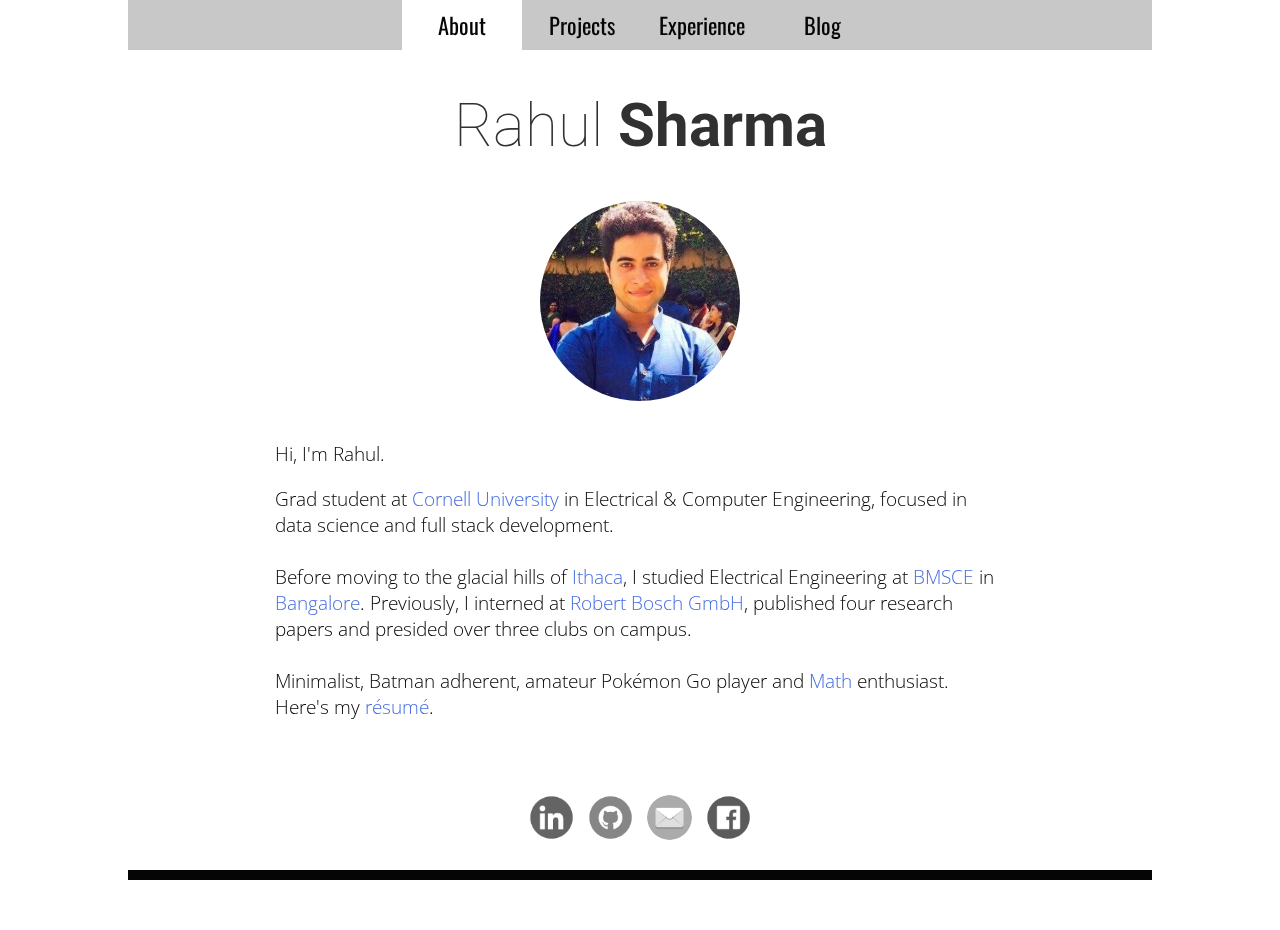
<file: index.html>
<!DOCTYPE html>
<!--[if lte IE 6]><html class="preIE7 preIE8 preIE9"><![endif]-->
<!--[if IE 7]><html class="preIE8 preIE9"><![endif]-->
<!--[if IE 8]><html class="preIE9"><![endif]-->
<!--[if gte IE 9]><!--><html><!--<![endif]-->
  <head>
	  <title>Rahul Sharma</title>
    <meta charset="UTF-8">
    <meta http-equiv="X-UA-Compatible" content="IE=edge,chrome=1">
    <meta name="viewport" content="width=device-width,initial-scale=1">
	 <link rel="canonical" href="https://rahulxsharma.com">
	  <meta name="author" content="Rahul Sharma">
	  <meta name="keywords" content="Rahul Sharma, Cornell, ECE, Full stack development, data science">
	    <meta property="og:url" content="http://rahulxsharma.com" />
<meta property="og:site_name" content="rahulxsharma.com"/>
<meta property="og:title" content="Hi! I'm Rahul | Cornell ECE '17"/>
<meta property="og:description" content="Data Science and Full Stack Dev"/>
<meta property="og:image" content="http://rahulxsharma.com/img/author.jpg"/>
    <link rel="shortcut icon" type="image/png" href="img/icon.png"/>
    <link rel="stylesheet" href="css/main.css" type="text/css">
    <link href="https://fonts.googleapis.com/css?family=Lato|Open+Sans:300,600,700|Roboto:100,300,700|Pacifico|Oswald|Raleway:200,300" rel="stylesheet">
  </head>
  <body>
    <div id="primary-out">
    <div class="nav">
      <ul>
        <li class="AboutSelected"><a href="/">About</a></li>
        <li><a href="projects">Projects</a></li>
        <li><a href="exp">Experience</a></li>
        <li><a href="https://github.com/rxhl/Blog" target="_blank">Blog</a></li>
      </ul>
    </div>
    <div id="title"><h1><span id="fname">Rahul</span> Sharma</h1></div> 
    <div>
		<img class="img-circle" src="img/author.jpg" alt="Photo" height="200" width="200">
	</div>
    <div id="primary-in">
    <div id="intro">
        <p>Hi, I'm Rahul.</p> 
		<p>Grad student at <span class="linker"><a href="https://www.engineering.cornell.edu/" target="_blank">Cornell University</a></span> in Electrical &amp; Computer Engineering, focused in data science and full stack development.<br><br>
			
			Before moving to the glacial hills of <span class="linker"><a href="http://www.visitithaca.com/the-ithaca-experience.html" target="_blank">Ithaca</a></span>, I studied Electrical Engineering at <span class="linker"><a href="https://en.wikipedia.org/wiki/B.M.S._College_of_Engineering" target="_blank">BMSCE</a></span> in <span class="linker"><a href="https://en.wikipedia.org/wiki/Silicon_Valley_of_India" target="_blank">Bangalore</a></span>. Previously, I interned at <span class="linker"><a href="http://www.bosch.us/content/language1/html/9637.htm" target="_blank">Robert Bosch GmbH</a></span>, published four research papers and presided over three clubs on campus.	
			
			<br><br>Minimalist, Batman adherent, amateur Pokémon Go player and <span class="linker"><a href="https://www.math.wisc.edu/~boston/869.pdf" target="_blank">Math</a></span> enthusiast. Here's my <span class="linker"><a href="pdf/Rahul_Sharma_Resume.pdf" target="_blank">résumé</a></span>.</p></div>
    
	<div class="social">
	<div class="li">
	 	<figure class="linepics"><a href="https://linkedin.com/in/rs2376" target="_blank"><img class="pic" src="img/li.png" alt="LinkedIn"></a>
		</figure></div>
	<div class="git">
		<figure class="linepics"><a href="https://github.com/rxhl" target="_blank"><img class="pic" src="img/git.png" alt="Github"></a>
		</figure></div>
	<div class="mail">
		<figure class="linepics"><a href="mailto:rs2376@cornell.edu" target="_blank"><img class="pic" src="img/letr.png" alt="Mail"></a>
		</figure></div>
	<div class="fb">
		<figure class="linepics"><a href="https://www.facebook.com/xrx19" target="_blank"><img class="pic" src="img/fb.png" alt="FB"></a>
		</figure>		
	</div>	
	</div>
		
	</div>   
    </div>
  </body>
<script>
  (function(i,s,o,g,r,a,m){i['GoogleAnalyticsObject']=r;i[r]=i[r]||function(){
  (i[r].q=i[r].q||[]).push(arguments)},i[r].l=1*new Date();a=s.createElement(o),
  m=s.getElementsByTagName(o)[0];a.async=1;a.src=g;m.parentNode.insertBefore(a,m)
  })(window,document,'script','https://www.google-analytics.com/analytics.js','ga');

  ga('create', 'UA-89046448-1', 'auto');
  ga('send', 'pageview');

</script>
</html>
</file>
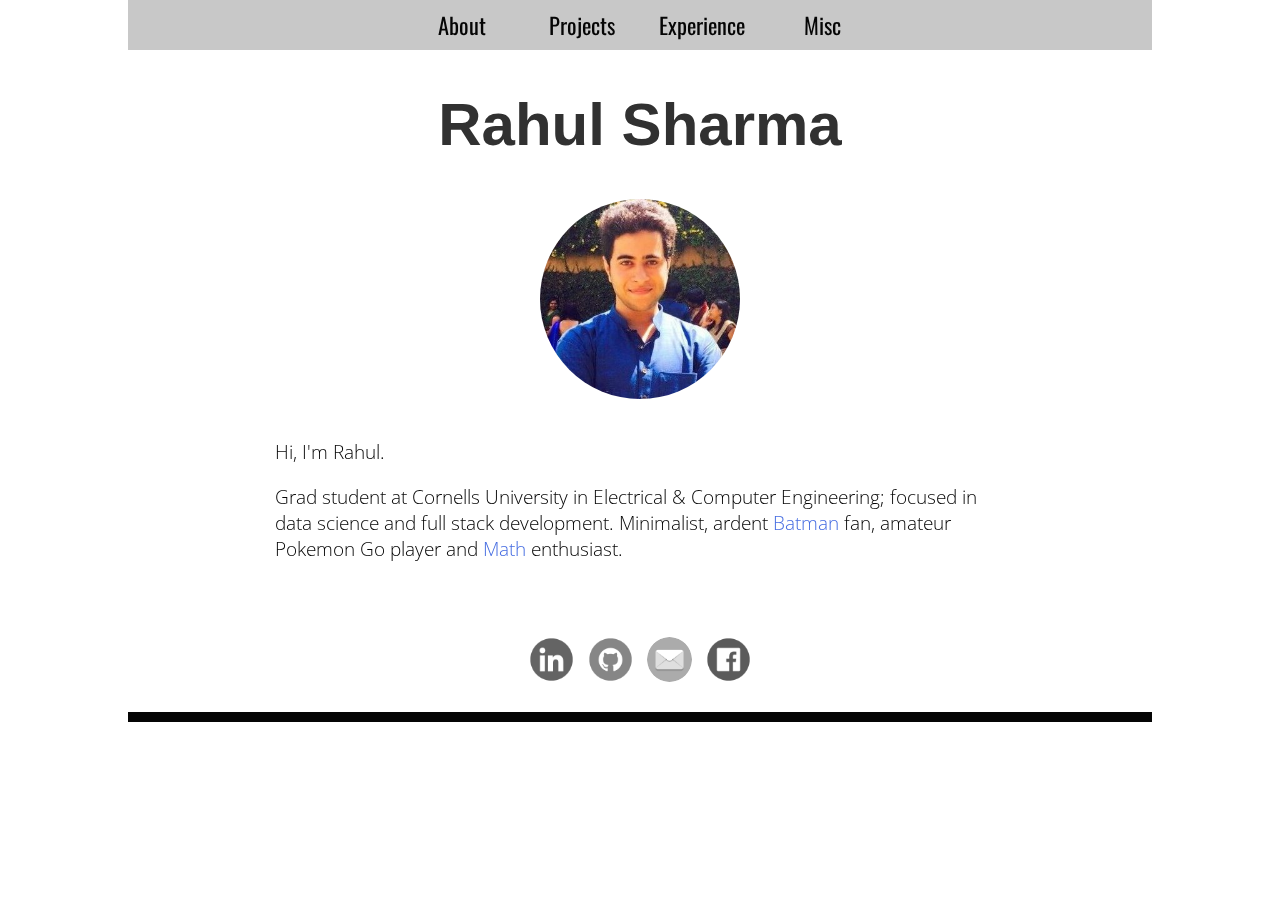
<file: about.html>
<!DOCTYPE html>
<!--[if lte IE 6]><html class="preIE7 preIE8 preIE9"><![endif]-->
<!--[if IE 7]><html class="preIE8 preIE9"><![endif]-->
<!--[if IE 8]><html class="preIE9"><![endif]-->
<!--[if gte IE 9]><!--><html><!--<![endif]-->
  <head>
    <meta charset="UTF-8">
    <meta http-equiv="X-UA-Compatible" content="IE=edge,chrome=1">
    <meta name="viewport" content="width=device-width,initial-scale=1">
    <title>Rahul Sharma</title>
    <link rel="shortcut icon" type="image/png" href="img/icon.png"/>
    <link rel="stylesheet" href="css/main.css" type="text/css">
    <link href="https://fonts.googleapis.com/css?family=Lato|Open+Sans:300|Playfair+Display|Cinzel:700|Fjalla+One|Lobster|Pacifico|Oswald" rel="stylesheet">
  </head>
  <body>
    <div id="primary-out">
    <div class="nav">
      <ul>
        <li class="About"><a href="about">About</a></li>
        <li class="Projects"><a href="#">Projects</a></li>
        <li class="Experience"><a href="#">Experience</a></li>
        <li class="MISC"><a href="#">Misc</a></li>
      </ul>
    </div>
    <div id="title"><h1>Rahul Sharma</h1></div> 
    <div>
		<img class="img-circle" src="img/Headshot.jpg" alt="Photo" height="200" width="200">
	</div>
    <div id="primary-in">
    <div id="intro">
        <p>Hi, I'm Rahul.</p> 
		<p>Grad student at Cornells University in Electrical &amp; Computer Engineering; focused in data science and full stack development. Minimalist, ardent <span class="linker"><a href="https://en.wikipedia.org/wiki/Batman:_The_Animated_Series" target="_blank">Batman</a></span> fan, amateur Pokemon Go player and <span class="linker"><a href="https://www.math.wisc.edu/~boston/869.pdf" target="_blank">Math</a></span> enthusiast.</p></div>
    
	<div class="social">
	<div class="li">
	 	<figure class="linepics"><a href="https://linkedin.com/in/rs2376" target="_blank"><img class="pic" src="img/li.png" alt="LinkedIn"></a>
		</figure></div>
	<div class="git">
		<figure class="linepics"><a href="https://github.com/rxhl" target="_blank"><img class="pic" src="img/git.png" alt="Github"></a>
		</figure></div>
	<div class="mail">
		<figure class="linepics"><a href="mailto:rs2376@cornell.edu" target="_blank"><img class="pic" src="img/mail2.png" alt="Mail"></a>
		</figure></div>
	<div class="fb">
		<figure class="linepics"><a href="https://www.facebook.com/xrx19" target="_blank"><img class="pic" src="img/fb.png" alt="FB"></a>
		</figure>		
	</div>	
	</div>
		
	</div>   
    </div>    
  </body>
</html>
</file>
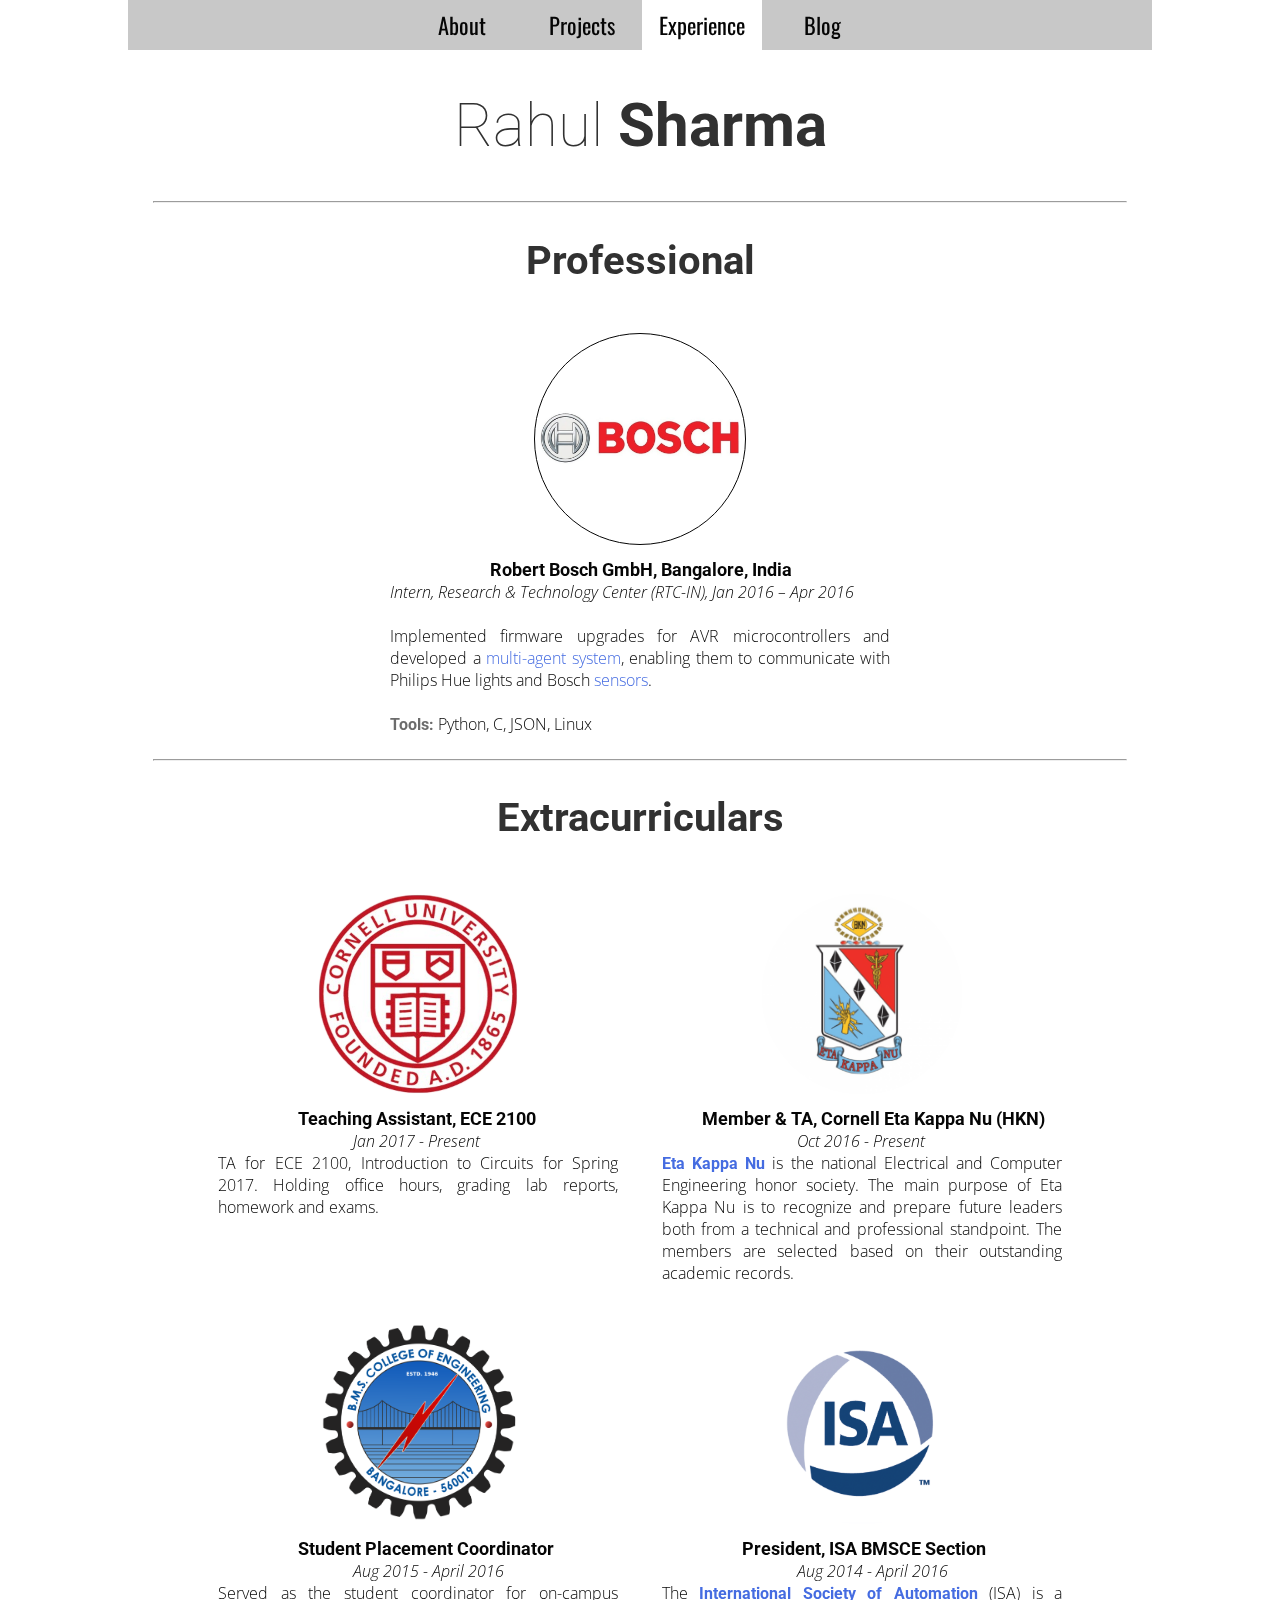
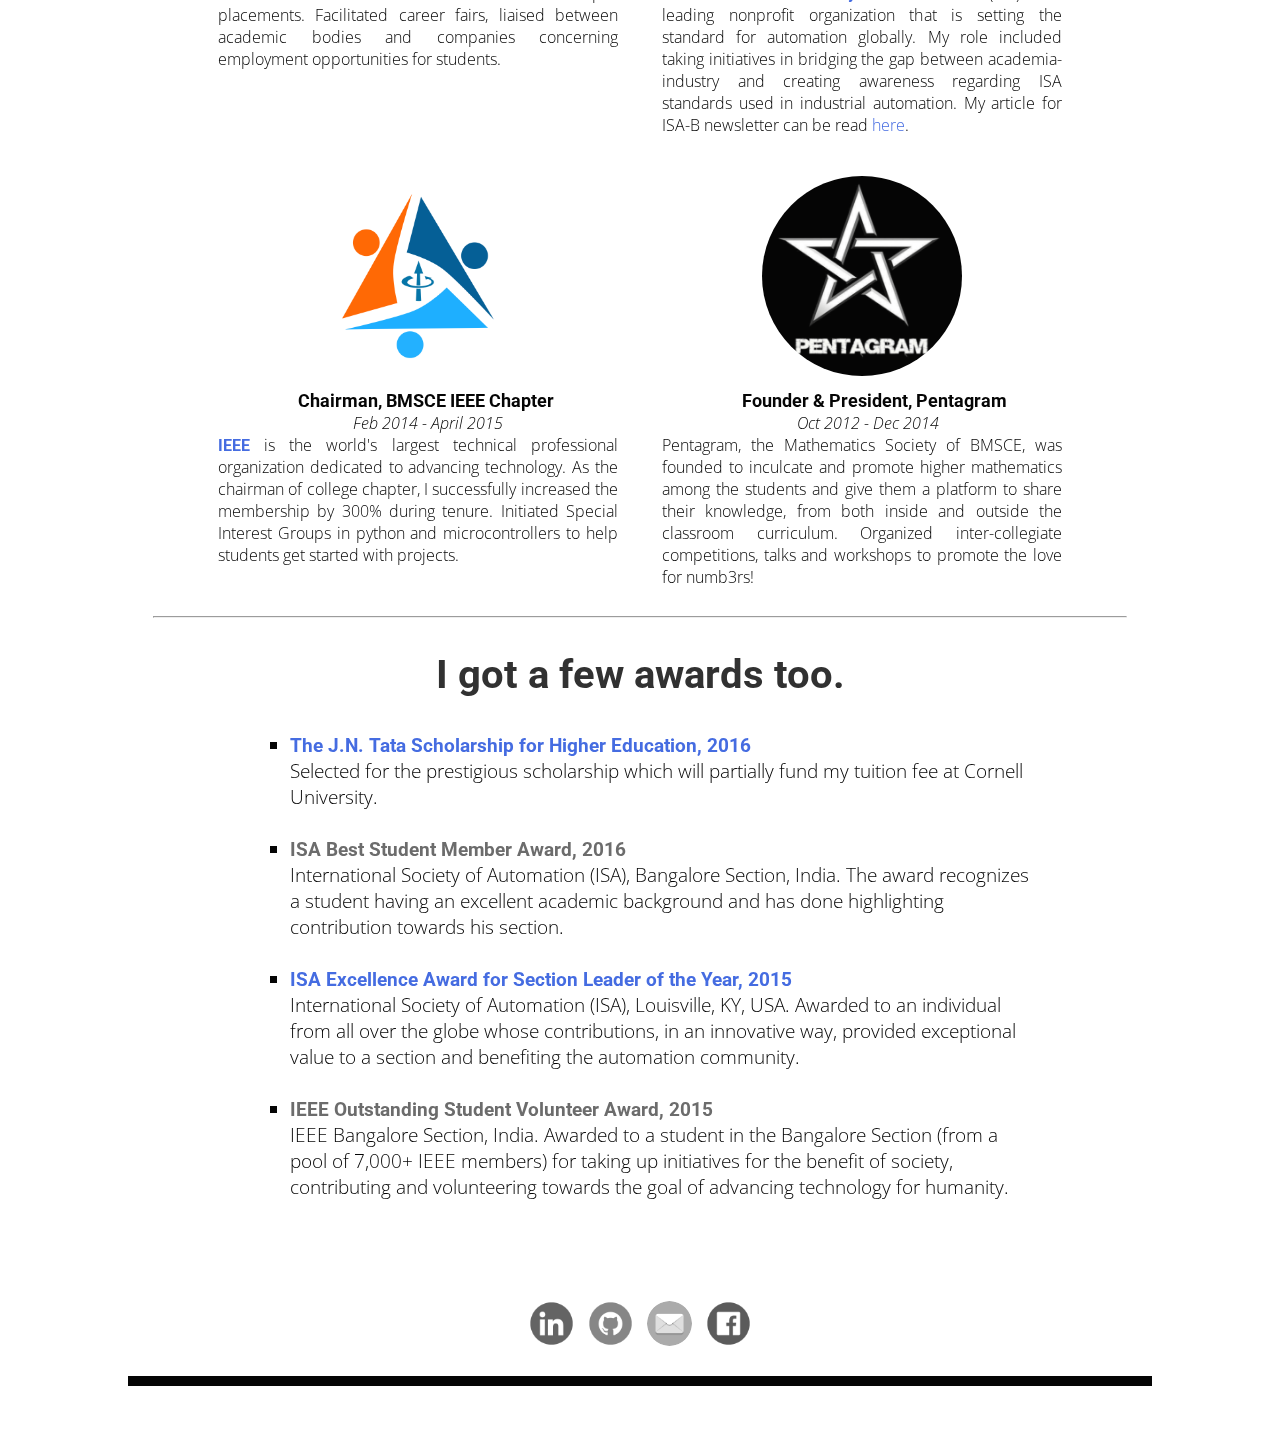
<file: exp.html>
<!DOCTYPE html>
<!--[if lte IE 6]><html class="preIE7 preIE8 preIE9"><![endif]-->
<!--[if IE 7]><html class="preIE8 preIE9"><![endif]-->
<!--[if IE 8]><html class="preIE9"><![endif]-->
<!--[if gte IE 9]><!--><html><!--<![endif]-->
  <head>
	  <title>Rahul Sharma</title>
    <meta charset="UTF-8">
    <meta http-equiv="X-UA-Compatible" content="IE=edge,chrome=1">
    <meta name="viewport" content="width=device-width,initial-scale=1">
	 <link rel="canonical" href="https://rahulxsharma.com">
	  <meta name="author" content="Rahul Sharma">
	  <meta name="keywords" content="Rahul Sharma, Cornell, ECE, Full stack development, data science">
	    <meta property="og:url" content="http://rahulxsharma.com" />
<meta property="og:site_name" content="rahulxsharma.com"/>
<meta property="og:title" content="Hi! I'm Rahul | Cornell ECE '17"/>
<meta property="og:description" content="Data Science and Full Stack Dev"/>
<meta property="og:image" content="http://i.imgur.com/V33SiaH.jpg"/>
    <link rel="shortcut icon" type="image/png" href="img/icon.png"/>
    <link rel="stylesheet" href="css/main.css" type="text/css">
    <link href="https://fonts.googleapis.com/css?family=Lato|Open+Sans:300,600,700|Roboto:100,300,700|Pacifico|Oswald" rel="stylesheet">
  </head>
  <body>
    <div id="primary-out">
    <div class="nav">
      <ul>
        <li><a href="/">About</a></li>
        <li><a href="projects">Projects</a></li>
        <li class="ExpSelected"><a href="#">Experience</a></li>
        <li><a href="https://github.com/rxhl/Blog" target="_blank">Blog</a></li>
      </ul>
    </div>
    <div id="title"><h1><span id="fname">Rahul</span> Sharma</h1></div> 
    <div id="primary-in"><hr>
   	<div class="intro2">
	<h2 class="boldtext2">Professional</h2>
	
		<figure class="linepics3"><a href="http://www.bosch.us/content/language1/html/9637.htm" target="_blank"><img class="boschpic" src="img/bosch.jpg" alt="Bosch"></a><figcaption class="caption3"><span class="headerBosch">Robert Bosch GmbH, Bangalore, India</span><br><em>Intern, Research &amp; Technology Center (RTC-IN), Jan 2016 – Apr 2016</em><br><br> Implemented firmware upgrades for AVR microcontrollers and developed a <span class="linker"><a href="https://en.wikipedia.org/wiki/Multi-agent_system" target="_blank">multi-agent system</a></span>, enabling them to communicate with Philips Hue lights and Bosch <span class="linker"><a href="https://www.bosch-sensortec.com/bst/products/all_products/bno055" target="_blank">sensors</a></span>. <br><br><span class="boldtext">Tools:</span> Python, C, JSON, Linux</figcaption>
		</figure>
    </div>
		<hr>
	
	<h2 class="boldtext2">Extracurriculars</h2>
		
	
	<figure class="linepics2"><a href="https://classes.cornell.edu/browse/roster/SP17/class/ECE/2100" target="_blank"><img class="extrapic" id="TA" src="img/cornell.jpg" alt="TA"></a><figcaption class="caption4"><span class="headerTA">Teaching Assistant, ECE 2100</span><br><span class="date">Jan 2017 - Present</span><br>TA for ECE 2100, Introduction to Circuits for Spring 2017. Holding office hours, grading lab reports, homework and exams.</figcaption>
		</figure>	
	
	<figure class="linepics2"><a href="http://hkn.ece.cornell.edu/" target="_blank"><img class="extrapic" id="eta" src="img/hkn.png" alt="HKN"></a><figcaption class="caption4"><span class="headerextra">Member &amp; TA, Cornell Eta Kappa Nu (HKN)</span><br><span class="date">Oct 2016 - Present</span><br><span class="boldtext"><span class="linker"><a href="http://hkn.ece.cornell.edu/" target="_blank">Eta Kappa Nu</span></a></span> is the national Electrical and Computer Engineering honor society. The main purpose of Eta Kappa Nu is to recognize and prepare future leaders both from a technical and professional standpoint. The members are selected based on their outstanding academic records. </figcaption>
		</figure>
		
	<figure class="linepics2"><a href="https://en.wikipedia.org/wiki/B.M.S._College_of_Engineering" target="_blank"><img class="extrapic" id="PC" src="img/bms.png" alt="PC"></a><figcaption class="caption4"><span class="headerTA">Student Placement Coordinator</span><br><span class="date">Aug 2015 - April 2016</span><br>Served as the student coordinator for on-campus placements. Facilitated career fairs, liaised between academic bodies and companies concerning employment opportunities for students.</figcaption>
		</figure>
		
	<figure class="linepics2"><a href="http://isabangalore.org.in/" target="_blank"><img class="extrapic" id="isa" src="img/isa.png" alt="ISA"></a><figcaption class="caption4"><span class="headerTA">President, ISA BMSCE Section</span><br><span class="date">Aug 2014 - April 2016</span><br>The <span class="boldtext"><span class="linker"><a href="https://www.isa.org/" target="_blank">International Society of Automation</span></a></span> (ISA) is a leading nonprofit organization that is setting the standard for automation globally. My role included taking initiatives in bridging the gap between academia-industry and creating awareness regarding ISA standards used in industrial automation. My article for ISA-B newsletter can be read <span class="linker"><a href="http://isabangalore.org.in/wp-content/uploads/2016/10/ISA-NL-issue1.pdf" target="_blank">here</a></span>.</figcaption>
		</figure>
		
	
	<figure class="linepics2"><a href="http://bmsceieee.com/execom.php?YEAR=2014" target="_blank"><img class="extrapic" id="ieee" src="img/ieee.png" alt="IEEE"></a><figcaption class="caption4"><span class="headerTA">Chairman, BMSCE IEEE Chapter</span><br><span class="date">Feb 2014 - April 2015</span><br><span class="boldtext"><span class="linker"><a href="https://www.ieee.org/about/index.html" target="_blank">IEEE</span></a></span> is the world's largest technical professional organization dedicated to advancing technology. As the chairman of college chapter, I successfully increased the membership by 300% during tenure. Initiated Special Interest Groups in python and microcontrollers to help students get started with projects. </figcaption>
		</figure>
		
	
		
	<figure class="linepics2"><a href="https://www.facebook.com/groups/pentagrambmsce/" target="_blank"><img class="extrapic" id="penta" src="img/penta.png" alt="Pentagram"></a><figcaption class="caption4"><span class="headerTA">Founder &amp; President, Pentagram</span><br><span class="date">Oct 2012 - Dec 2014</span><br>Pentagram, the Mathematics Society of BMSCE, was founded to inculcate and promote higher mathematics among the students and give them a platform to share their knowledge, from both inside and outside the classroom curriculum. Organized inter-collegiate competitions, talks and workshops to promote the love for numb3rs!</figcaption>
		</figure>
		
	<hr>
	
	<h2 class="boldtext2">I got a few awards too.</h2>	
		
		<div class="intro3">
		<ul class="lister">
			<li><span class="boldtext"><span class="linker"><a href="http://www.jntataendowment.org/" target="_blank">The J.N. Tata Scholarship for Higher Education, 2016</a></span></span><br>
			Selected for the prestigious scholarship which will partially fund my tuition fee at Cornell University.</li><br>
		
		<li><span class="boldtext">ISA Best Student Member Award, 2016</span><br>
			International Society of Automation (ISA), Bangalore Section, India. The award recognizes a student having an excellent academic background and has done highlighting contribution towards his section.</li><br>
			
		<li><span class="boldtext"><span class="linker"><a href="pdf/award.pdf" target="_blank">ISA Excellence Award for Section Leader of the Year, 2015</a></span></span><br>
			International Society of Automation (ISA), Louisville, KY, USA. Awarded to an individual from all over the globe whose contributions, in an innovative way, provided exceptional value to a section and benefiting the automation community.</li><br>
		
		<li><span class="boldtext">IEEE Outstanding Student Volunteer Award, 2015</span><br>
			IEEE Bangalore Section, India. Awarded to a student in the Bangalore Section (from a pool of 7,000+ IEEE members) for taking up initiatives for the benefit of society, contributing and volunteering towards the goal of advancing technology for humanity.</li><br>
	</ul>
		
		</div>
	
	<div class="social">
	<div class="li">
	 	<figure class="linepics"><a href="https://linkedin.com/in/rs2376" target="_blank"><img class="pic" src="img/li.png" alt="LinkedIn"></a>
		</figure></div>
	<div class="git">
		<figure class="linepics"><a href="https://github.com/rxhl" target="_blank"><img class="pic" src="img/git.png" alt="Github"></a>
		</figure></div>
	<div class="mail">
		<figure class="linepics"><a href="mailto:rs2376@cornell.edu" target="_blank"><img class="pic" src="img/letr.png" alt="Mail"></a>
		</figure></div>
	<div class="fb">
		<figure class="linepics"><a href="https://www.facebook.com/xrx19" target="_blank"><img class="pic" src="img/fb.png" alt="FB"></a>
		</figure>		
	</div>	
	</div>
		
	</div>   
    </div>    
  </body>
	<script>
  (function(i,s,o,g,r,a,m){i['GoogleAnalyticsObject']=r;i[r]=i[r]||function(){
  (i[r].q=i[r].q||[]).push(arguments)},i[r].l=1*new Date();a=s.createElement(o),
  m=s.getElementsByTagName(o)[0];a.async=1;a.src=g;m.parentNode.insertBefore(a,m)
  })(window,document,'script','https://www.google-analytics.com/analytics.js','ga');

  ga('create', 'UA-89046448-1', 'auto');
  ga('send', 'pageview');

</script>
</html>
</file>
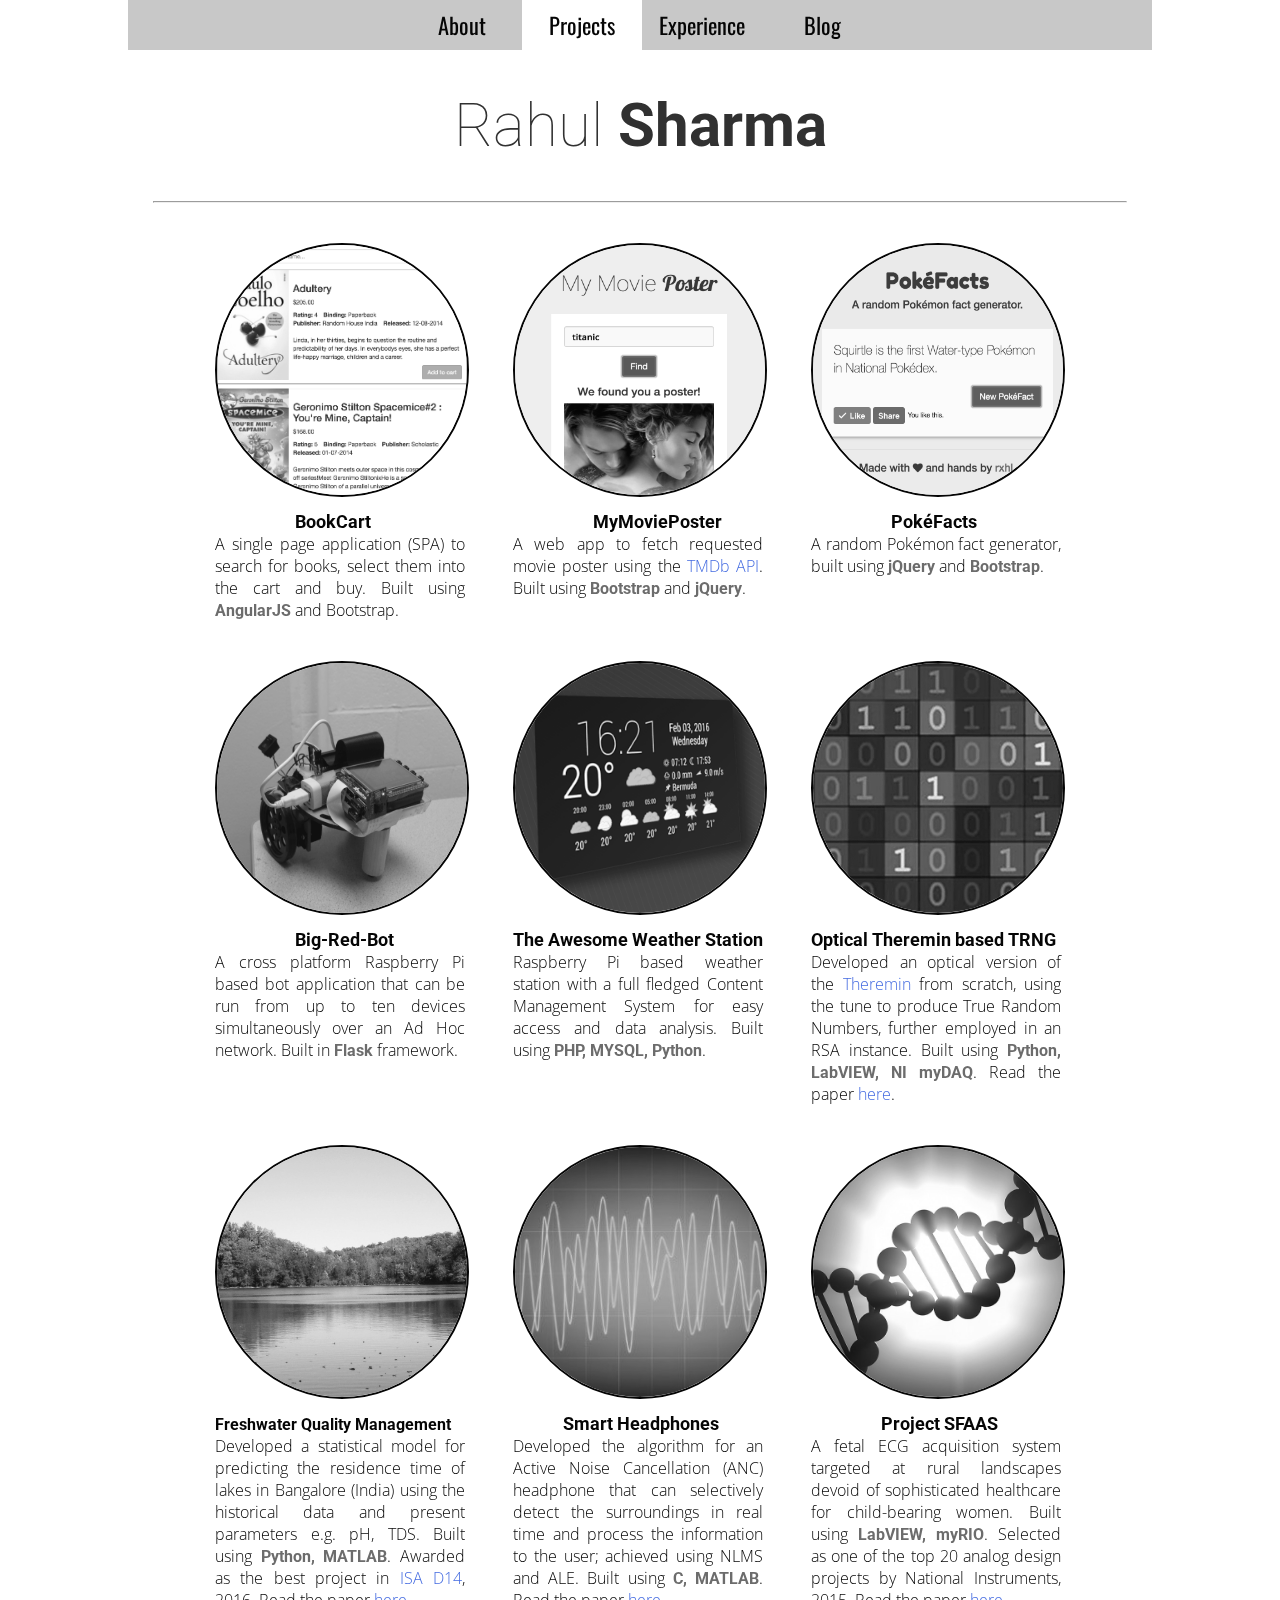
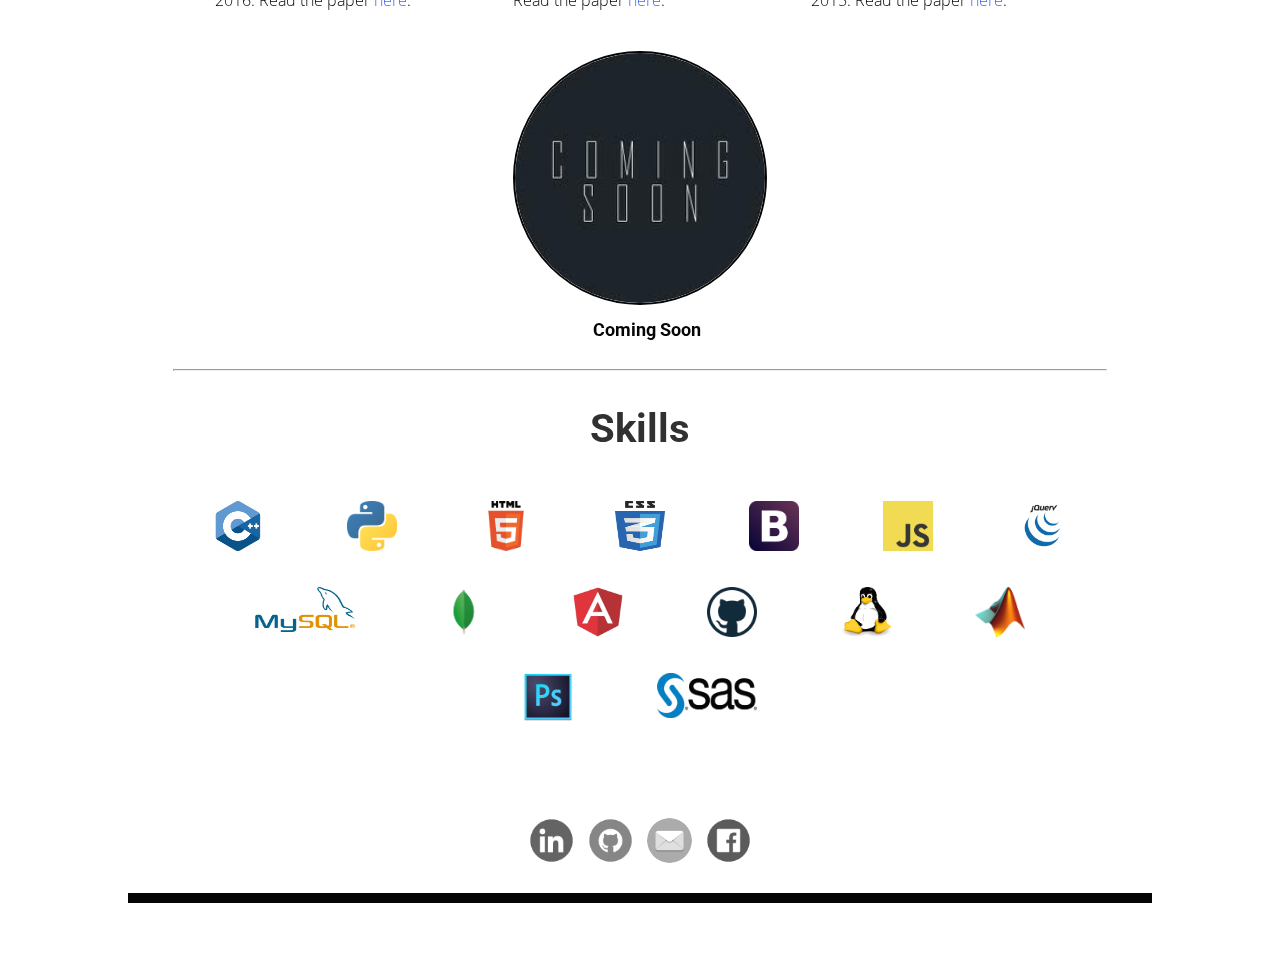
<file: projects.html>
<!DOCTYPE html>
<!--[if lte IE 6]><html class="preIE7 preIE8 preIE9"><![endif]-->
<!--[if IE 7]><html class="preIE8 preIE9"><![endif]-->
<!--[if IE 8]><html class="preIE9"><![endif]-->
<!--[if gte IE 9]><!--><html><!--<![endif]-->
  <head>
	  <title>Rahul Sharma</title>
    <meta charset="UTF-8">
    <meta http-equiv="X-UA-Compatible" content="IE=edge,chrome=1">
    <meta name="viewport" content="width=device-width,initial-scale=1">
	 <link rel="canonical" href="https://rahulxsharma.com">
	  <meta name="author" content="Rahul Sharma">
	  <meta name="keywords" content="Rahul Sharma, Cornell, ECE, Full stack development, data science">
	    <meta property="og:url" content="http://rahulxsharma.com" />
<meta property="og:site_name" content="rahulxsharma.com"/>
<meta property="og:title" content="Hi! I'm Rahul | Cornell ECE '17"/>
<meta property="og:description" content="Data Science and Full Stack Dev"/>
<meta property="og:image" content="http://i.imgur.com/V33SiaH.jpg"/>
    <link rel="shortcut icon" type="image/png" href="img/icon.png"/>
    <link rel="stylesheet" href="css/main.css" type="text/css">
    <link href="https://fonts.googleapis.com/css?family=Lato|Open+Sans:300,600,700|Roboto:100,300,700|Pacifico|Oswald|Raleway:200,300" rel="stylesheet">
  </head>
  <body>
    <div id="primary-out">
    <div class="nav">
      <ul>
        <li><a href="/">About</a></li>
        <li class="ProjectsSelected"><a href="#">Projects</a></li>
        <li><a href="exp">Experience</a></li>
        <li><a href="https://github.com/rxhl/Blog" target="_blank">Blog</a></li>
      </ul>
    </div>
    <div id="title"><h1><span id="fname">Rahul</span> Sharma</h1></div> 
    <div id="primary-in">
		<hr>
    
	<div class="proj">
		
		<figure class="linepics2"><a href="http://www.rahulxsharma.com/BookCart/" target="_blank"><img class="propic" id="brb" src="img/book.png" alt="BookCart"></a><figcaption class="caption2"><span class="headerBRB">BookCart</span><br>A single page application (SPA) to search for books, select them into the cart and buy. Built using <span class="boldtext">AngularJS</span> and Bootstrap.</figcaption>
		</figure>
		
		<figure class="linepics2"><a href="http://www.rahulxsharma.com/MyMoviePoster/" target="_blank"><img class="propic" id="brb" src="img/movie.png" alt="BookCart"></a><figcaption class="caption2"><span class="headerBRB">MyMoviePoster</span><br>A web app to fetch requested movie poster using the <span class="linker"><a href="https://www.themoviedb.org/documentation/api?language=en" target="_blank">TMDb API</a></span>. Built using <span class="boldtext">Bootstrap</span> and <span class="boldtext">jQuery</span>.</figcaption>
		</figure>
		
		<figure class="linepics2"><a href="http://www.rahulxsharma.com/PokeFacts/" target="_blank"><img class="propic" id="brb" src="img/poke.png" alt="PokeFacts"></a><figcaption class="caption2"><span class="headerBRB">PokéFacts</span><br>A random Pokémon fact generator, built using <span class="boldtext">jQuery</span> and <span class="boldtext">Bootstrap</span>.</figcaption>
		</figure>
		
		<figure class="linepics2"><a href="http://www.rahulxsharma.com/Big-Red-Bot/" target="_blank"><img class="propic" id="brb" src="img/bot.png" alt="Big Red Bot"></a><figcaption class="caption2"><span class="headerBRB">Big-Red-Bot</span><br>A cross platform Raspberry Pi based bot application that can be run from up to ten devices simultaneously over an Ad Hoc network. Built in <span class="boldtext">Flask</span> framework.</figcaption>
		</figure>
		
		
		<figure class="linepics2"><a href="https://github.com/rxhl/The-Awesome-Weather-Station" target="_blank"><img class="propic" id="pis" src="img/pis.png" alt="PiStation"></a><figcaption class="caption2"><span class="headerPiS">The Awesome Weather Station</span><br>Raspberry Pi based weather station with a full fledged Content Management System for easy access and data analysis. Built using <span class="boldtext">PHP, MYSQL, Python</span>.</figcaption>
		</figure>
		
		
		<figure class="linepics2"><a href="http://dx.doi.org/10.1109/ICACCI.2015.7275670" target="_blank"><img class="propic" id="crypto" src="img/crypto.png" alt="TRNG"></a><figcaption class="caption2"><span class="headerTRNG">Optical Theremin based TRNG</span><br>Developed an optical version of the <span class="linker"><a href="https://www.youtube.com/watch?v=K6KbEnGnymk" target="_blank">Theremin</a></span> from scratch, using the tune to produce True Random Numbers, further employed in an RSA instance. Built using <span class="boldtext">Python, LabVIEW, NI myDAQ</span>. Read the paper <span class="linker"><a href="http://dx.doi.org/10.1109/ICACCI.2015.7275670" target="_blank">here</a></span>.</figcaption>
		</figure>
		
		<figure class="linepics2"><a href="#" target="_blank"><img class="propic" id="lake" src="img/lake.png" alt="Freshwater Quality Management"></a><figcaption class="caption2"><span class="headerLake">Freshwater Quality Management</span><br>Developed a statistical model for predicting the residence time of lakes in Bangalore (India) using the historical data and present parameters e.g. pH, TDS. Built using <span class="boldtext">Python, MATLAB</span>. Awarded as the best project in <span class="linker"><a href="http://www.isadist14.org/" target="_blank">ISA D14</a></span>, 2016. Read the paper <span class="linker"><a href="pdf/Freshwater_Quality_Management_System.pdf" target="_blank">here</a></span>.</figcaption>
		</figure>
		
		
		<figure class="linepics2"><a href="http://dx.doi.org/10.1109/ICSTM.2015.7225443" target="_blank"><img class="propic" id="headphone" src="img/headphone.jpg" alt="Smart Headphones"></a><figcaption class="caption2"><span class="headerHeadphone">Smart Headphones</span><br>Developed the algorithm for an Active Noise Cancellation (ANC) headphone that can selectively detect the surroundings in real time and process the information to the user; achieved using NLMS and ALE. Built using <span class="boldtext">C, MATLAB</span>. Read the paper <span class="linker"><a href="http://dx.doi.org/10.1109/ICSTM.2015.7225443" target="_blank">here</a></span>.</figcaption>
		</figure>
		
		
		<figure class="linepics2"><a href="https://www.youtube.com/watch?v=U28hFfJWPG4" target="_blank"><img class="propic" id="fetal" src="img/fetal.jpg" alt="Project SFAAS"></a><figcaption class="caption2"><span class="headerFetal">Project SFAAS</span><br>A fetal ECG acquisition system targeted at rural landscapes devoid of sophisticated healthcare for child-bearing women. Built using <span class="boldtext">LabVIEW, myRIO</span>. Selected as one of the top 20 analog design projects by National Instruments, 2015. Read the paper <span class="linker"><a href="pdf/SFAAS.pdf" target="_blank">here</a></span>.</figcaption>
		</figure>
		
		<figure class="linepics2"><img class="propic" id="Coming Soon" src="img/soon.jpg" alt="Coming Soon"></a><figcaption class="caption2"><span class="headerBRB">Coming Soon</span></figcaption>
		</figure>
		
		
		<hr>
	
		<h2 class="boldtext2">Skills</h2>
		
		<figure class="linepix"><img class="skillpic" src="img/cpp.png" alt="C++"></a>
		</figure>

		<figure class="linepix"><img class="skillpic" src="img/py.png" alt="Python"></a>
		</figure>
		
		<figure class="linepix"><img class="skillpic" src="img/html5.png" alt="HTML5"></a>
		</figure>
	  	
	  	<figure class="linepix"><img class="skillpic" src="img/css3.png" alt="CSS3"></a>
		</figure>

		<figure class="linepix"><img class="skillpic" src="img/boot.png" alt="Bootstrap"></a>
		</figure>
	
		<figure class="linepix"><img class="skillpic" src="img/js.png" alt="JavaScript"></a>
		</figure>

		<figure class="linepix"><img class="skillpic" src="img/jq.png" alt="jQuery"></a>
		</figure>
	
		<figure class="linepix"><img class="skillpic2" src="img/mysql.png" alt="jQuery"></a>
		</figure>

		<figure class="linepix"><img class="skillpic" src="img/mongo.png" alt="mongoDB"></a>
		</figure>

		<figure class="linepix"><img class="skillpic" src="img/angular.jpg" alt="Angular"></a>
		</figure>

		<figure class="linepix"><img class="skillpic" src="img/gitt.png" alt="Git"></a>
		</figure>

		<figure class="linepix"><img class="skillpic" src="img/linux.png" alt="Linux"></a>
		</figure>

		<figure class="linepix"><img class="skillpic" src="img/mat.png" alt="MATLAB"></a>
		</figure>

		<figure class="linepix"><img class="skillpic" src="img/ps.png" alt="jQuery"></a>
		</figure>

		<figure class="linepix"><img class="skillpic2" src="img/sas.png" alt="SAS"></a>
		</figure>
	
	</div>
    
	<div class="social">
	<div class="li">
	 	<figure class="linepics"><a href="https://linkedin.com/in/rs2376" target="_blank"><img class="pic" src="img/li.png" alt="LinkedIn"></a>
		</figure></div>
	<div class="git">
		<figure class="linepics"><a href="https://github.com/rxhl" target="_blank"><img class="pic" src="img/git.png" alt="Github"></a>
		</figure></div>
	<div class="mail">
		<figure class="linepics"><a href="mailto:rs2376@cornell.edu" target="_blank"><img class="pic" src="img/letr.png" alt="Mail"></a>
		</figure></div>
	<div class="fb">
		<figure class="linepics"><a href="https://www.facebook.com/xrx19" target="_blank"><img class="pic" src="img/fb.png" alt="FB"></a>
		</figure>		
	</div>	
	</div>
		
	</div>   
    </div>    
  </body>
	<script>
  (function(i,s,o,g,r,a,m){i['GoogleAnalyticsObject']=r;i[r]=i[r]||function(){
  (i[r].q=i[r].q||[]).push(arguments)},i[r].l=1*new Date();a=s.createElement(o),
  m=s.getElementsByTagName(o)[0];a.async=1;a.src=g;m.parentNode.insertBefore(a,m)
  })(window,document,'script','https://www.google-analytics.com/analytics.js','ga');

  ga('create', 'UA-89046448-1', 'auto');
  ga('send', 'pageview');

</script>
</html>
</file>
<file: css/main.css>
html, body  {
	margin: 0;
    padding: 0;
}
body {
    background-image: url("https://s-media-cache-ak0.pinimg.com/originals/87/27/ba/8727bac54400536c15e01810cb418785.png");
    background-attachment: fixed; 
    background-position: center;  
    background-size: 100% 100%;
}

#primary-out {
    width: 80%;
    border-bottom: 10px solid black;
    background-color: white;
    margin: auto;
    display: block;
    opacity: 0.975;
    margin-bottom: 50px;
}

#primary-in {
    padding-left: 25px; /*Adding white space*/
    padding-right: 25px;
    padding-bottom: 25px;
    text-align: center;
}

#title {
    font-family: 'Roboto', sans-serif;   
	font-weight: 700;
    text-align: center;
    font-size: 30px;
    color: #2d2d2d;
}

#fname {
    font-family: 'Roboto', sans-serif;   
	font-weight: 100;
    text-align: center;
    font-size: 60px;
    color: #2d2d2d;
}


.nav ul {
  list-style: none;
  background-color: #c7c7c7;
  text-align: center;
  padding: 0;
  margin: 0;

}

.nav li {
  font-family: 'Oswald', sans-serif;
  font-size: 1.2em;
  line-height: 40px;
  height: 40px;
  border-bottom: 1px solid #888;
}
 
.nav a {
  text-decoration: none;
  color: black;
  display: block;
  transition: .3s background-color;
}
 
.nav a:hover {
  background-color: white;
}
 
.nav a:active {
  background-color: white;
  color: black;
  cursor: default;
}

.AboutSelected {
	background-color: white;
	color: black;
 	cursor: default;
}

.ProjectsSelected {
	background-color: white;
	color: midnightblue;
 	cursor: default;
}

.ExpSelected {
	background-color: white;
	color: midnightblue;
 	cursor: default;
}

.MiscSelected {
	background-color: white;
	color: midnightblue;
 	cursor: default;
}
 
@media screen and (min-width: 600px) {
  .nav li {
    width: 120px;
    border-bottom: none;
    height: 50px;
    line-height: 50px;
    font-size: 1.4em;
  }
 
  .nav li {
    display: inline-block;
    margin-right: -4px;
  }
}

.img-circle {

    border-radius: 50%;
    display: block;
    margin: 0 auto;
    margin-top: 35px;
}

#intro {
    width: 75%;
    margin: auto;
    text-align: left; 
    margin-top: 40px;
    font-size: 19px;
	font-family: 'Open Sans', sans-serif;
	font-weight: 300;

}

.intro2 {
	width: 80%;
    margin: auto;
}

.intro3 {
	width: 80%;
    margin: auto;
	text-align: left;
	font-size: 19px;
	font-family: 'Open Sans', sans-serif;
	font-weight: 300;
}

.linker a {
 	color: royalblue;
  	text-decoration: none;
}

.linker a:hover {
  	color: royalblue;
  	text-decoration: none;
  	border-bottom: 1.5px midnightblue solid;
}

.linepics {
	display: inline-block;
	margin: 5px;
}

.linepics2 {
	display: inline-block;
	margin: 20px;
	vertical-align: top;

}

.linepix {
	display: inline-block;
	vertical-align: top;

}

.linepics3 {
	display: inline-block;
	vertical-align: top;

}

.pic {
	height: 45px;
	width: 45px;
	border-radius: 50%;	
	vertical-align: top;

}

.proj{
	margin: 20px;
}

.propic {
	height: 250px;
	width: 250px;
	border-radius: 50%;	
	border-style: solid;
    border-width: 2px;
	border-color: black;

}

.social {
	margin-top: 70px;
}

.li {
  filter: url("data:image/svg+xml;utf8,<svg xmlns=\'http://www.w3.org/2000/svg\'><filter id=\'grayscale\'><feColorMatrix type=\'matrix\' values=\'0.3333 0.3333 0.3333 0 0 0.3333 0.3333 0.3333 0 0 0.3333 0.3333 0.3333 0 0 0 0 0 1 0\'/></filter></svg>#grayscale"); /* Firefox 3.5+ */
  filter: gray; /* IE6-9 */
  -webkit-filter: grayscale(100%); /* Chrome 19+ & Safari 6+ */
	    display: inline-block;

}

.li:hover {
  filter: none;
  -webkit-filter: grayscale(0%);
}

.git {
  filter: url("data:image/svg+xml;utf8,<svg xmlns=\'http://www.w3.org/2000/svg\'><filter id=\'grayscale\'><feColorMatrix type=\'matrix\' values=\'0.3333 0.3333 0.3333 0 0 0.3333 0.3333 0.3333 0 0 0.3333 0.3333 0.3333 0 0 0 0 0 1 0\'/></filter></svg>#grayscale"); /* Firefox 3.5+ */
  filter: gray; /* IE6-9 */
  -webkit-filter: grayscale(100%); /* Chrome 19+ & Safari 6+ */
	    display: inline-block;

}

.git:hover {
  filter: none;
  -webkit-filter: grayscale(0%);
}

.mail {
  filter: url("data:image/svg+xml;utf8,<svg xmlns=\'http://www.w3.org/2000/svg\'><filter id=\'grayscale\'><feColorMatrix type=\'matrix\' values=\'0.3333 0.3333 0.3333 0 0 0.3333 0.3333 0.3333 0 0 0.3333 0.3333 0.3333 0 0 0 0 0 1 0\'/></filter></svg>#grayscale"); /* Firefox 3.5+ */
  filter: gray; /* IE6-9 */
  -webkit-filter: grayscale(100%); /* Chrome 19+ & Safari 6+ */
	    display: inline-block;

}

.mail:hover {
  filter: none;
  -webkit-filter: grayscale(0%);
}

.fb {
  filter: url("data:image/svg+xml;utf8,<svg xmlns=\'http://www.w3.org/2000/svg\'><filter id=\'grayscale\'><feColorMatrix type=\'matrix\' values=\'0.3333 0.3333 0.3333 0 0 0.3333 0.3333 0.3333 0 0 0.3333 0.3333 0.3333 0 0 0 0 0 1 0\'/></filter></svg>#grayscale"); /* Firefox 3.5+ */
  filter: gray; /* IE6-9 */
  -webkit-filter: grayscale(100%); /* Chrome 19+ & Safari 6+ */
	    display: inline-block;

}

.fb:hover {
  filter: none;
  -webkit-filter: grayscale(0%);
}


.caption2 {
	font-family: 'Open Sans', sans-serif;
	width: 250px;
	font-weight: 300;
	margin-top: 10px;
	font-size: 1em;
	text-align: justify;
}

.caption3 {
	font-family: 'Open Sans', sans-serif;
	width: 500px;
	font-weight: 300;
	margin-top: 10px;
	font-size: 1em;
	text-align: justify;
}

.caption4 {
	font-family: 'Open Sans', sans-serif;
	width: 400px;
	font-weight: 300;
	margin-top: 10px;
	font-size: 1em;
	text-align: justify;
}

.headerBRB {
	padding-left: 80px;
	text-align: left;
	font-size: 1.1em;
	font-family: 'Roboto', sans-serif;   
	font-weight: 700;

}

.headerBosch {
	padding-left: 100px;
	text-align: left;
	font-size: 1.1em;
	font-family: 'Roboto', sans-serif;   
	font-weight: 700;

}

.headerPiS {
	text-align: left;
	font-size: 1.1em;
	font-family: 'Roboto', sans-serif;   
	font-weight: 700;
}

.headerLake {
	text-align: left;
	font-size: 1em;
	font-family: 'Roboto', sans-serif;   
	font-weight: 700;
}

.headerTRNG {
	text-align: left;
	font-size: 1.1em;
	font-family: 'Roboto', sans-serif;   
	font-weight: 700;
}

.headerHeadphone {
	padding-left: 50px;
	text-align: left;
	font-size: 1.1em;
	font-family: 'Roboto', sans-serif;   
	font-weight: 700;
}

.headerFetal {
	padding-left: 70px;
	text-align: left;
	font-size: 1.1em;
	font-family: 'Roboto', sans-serif;   
	font-weight: 700;
}

.headerextra {
	padding-left: 40px;
	text-align: left;
	font-size: 1.1em;
	font-family: 'Roboto', sans-serif;   
	font-weight: 700;
}

.headerTA {
	padding-left: 80px;
	text-align: left;
	font-size: 1.1em;
	font-family: 'Roboto', sans-serif;   
	font-weight: 700;
}


.boldtext {
	font-family: 'Roboto', sans-serif;   
	font-weight: 700;
	font-size: 1em;
	color: dimgrey;
}

.boldtext2 {
	font-family: 'Roboto', sans-serif;   
	font-weight: 700;
	font-size: 2.5em;
	color: #2d2d2d;
	text-align: center;
}

#brb.propic {
  filter: url("data:image/svg+xml;utf8,<svg xmlns=\'http://www.w3.org/2000/svg\'><filter id=\'grayscale\'><feColorMatrix type=\'matrix\' values=\'0.3333 0.3333 0.3333 0 0 0.3333 0.3333 0.3333 0 0 0.3333 0.3333 0.3333 0 0 0 0 0 1 0\'/></filter></svg>#grayscale"); /* Firefox 3.5+ */
  filter: gray; /* IE6-9 */
  -webkit-filter: grayscale(100%); /* Chrome 19+ & Safari 6+ */
	    display: inline-block;

}

#brb.propic:hover  {
  filter: none;
  -webkit-filter: grayscale(0%);
}

#pis.propic {
  filter: url("data:image/svg+xml;utf8,<svg xmlns=\'http://www.w3.org/2000/svg\'><filter id=\'grayscale\'><feColorMatrix type=\'matrix\' values=\'0.3333 0.3333 0.3333 0 0 0.3333 0.3333 0.3333 0 0 0.3333 0.3333 0.3333 0 0 0 0 0 1 0\'/></filter></svg>#grayscale"); /* Firefox 3.5+ */
  filter: gray; /* IE6-9 */
  -webkit-filter: grayscale(100%); /* Chrome 19+ & Safari 6+ */
	    display: inline-block;

}

#pis.propic:hover  {
  filter: none;
  -webkit-filter: grayscale(0%);
}

#lake.propic {
  filter: url("data:image/svg+xml;utf8,<svg xmlns=\'http://www.w3.org/2000/svg\'><filter id=\'grayscale\'><feColorMatrix type=\'matrix\' values=\'0.3333 0.3333 0.3333 0 0 0.3333 0.3333 0.3333 0 0 0.3333 0.3333 0.3333 0 0 0 0 0 1 0\'/></filter></svg>#grayscale"); /* Firefox 3.5+ */
  filter: gray; /* IE6-9 */
  -webkit-filter: grayscale(100%); /* Chrome 19+ & Safari 6+ */
	    display: inline-block;

}

#lake.propic:hover  {
  filter: none;
  -webkit-filter: grayscale(0%);
}

#crypto.propic {
  filter: url("data:image/svg+xml;utf8,<svg xmlns=\'http://www.w3.org/2000/svg\'><filter id=\'grayscale\'><feColorMatrix type=\'matrix\' values=\'0.3333 0.3333 0.3333 0 0 0.3333 0.3333 0.3333 0 0 0.3333 0.3333 0.3333 0 0 0 0 0 1 0\'/></filter></svg>#grayscale"); /* Firefox 3.5+ */
  filter: gray; /* IE6-9 */
  -webkit-filter: grayscale(100%); /* Chrome 19+ & Safari 6+ */
	    display: inline-block;

}

#crypto.propic:hover  {
  filter: none;
  -webkit-filter: grayscale(0%);
}

#fetal.propic {
  filter: url("data:image/svg+xml;utf8,<svg xmlns=\'http://www.w3.org/2000/svg\'><filter id=\'grayscale\'><feColorMatrix type=\'matrix\' values=\'0.3333 0.3333 0.3333 0 0 0.3333 0.3333 0.3333 0 0 0.3333 0.3333 0.3333 0 0 0 0 0 1 0\'/></filter></svg>#grayscale"); /* Firefox 3.5+ */
  filter: gray; /* IE6-9 */
  -webkit-filter: grayscale(100%); /* Chrome 19+ & Safari 6+ */
	    display: inline-block;

}

#fetal.propic:hover  {
  filter: none;
  -webkit-filter: grayscale(0%);
}

#headphone.propic {
  filter: url("data:image/svg+xml;utf8,<svg xmlns=\'http://www.w3.org/2000/svg\'><filter id=\'grayscale\'><feColorMatrix type=\'matrix\' values=\'0.3333 0.3333 0.3333 0 0 0.3333 0.3333 0.3333 0 0 0.3333 0.3333 0.3333 0 0 0 0 0 1 0\'/></filter></svg>#grayscale"); /* Firefox 3.5+ */
  filter: gray; /* IE6-9 */
  -webkit-filter: grayscale(100%); /* Chrome 19+ & Safari 6+ */
	    display: inline-block;

}

#headphone.propic:hover  {
  filter: none;
  -webkit-filter: grayscale(0%);
}

.bosch {
	margin: auto;
}

.boschpic {
	padding: 5px;
	height: 200px; 
	width: 200px;
	border-radius: 50%;
	border-style: solid;
    border-width: 1px;
	border-color: black;	
}

.extrapic {
	height: 200px; 
	width: 200px;
	border-radius: 50%;
	
}

.skillpic {
	height: 50px; 
	width: 50px;	
}

.skillpic2 {
	height: 45px; 
	width: 100px;	
}

.date{
	padding-left: 135px;
	font-style: italic;
}

ul.lister {
	list-style-type: square;
	font-family: 'Open Sans', sans-serif;
}
</file>
